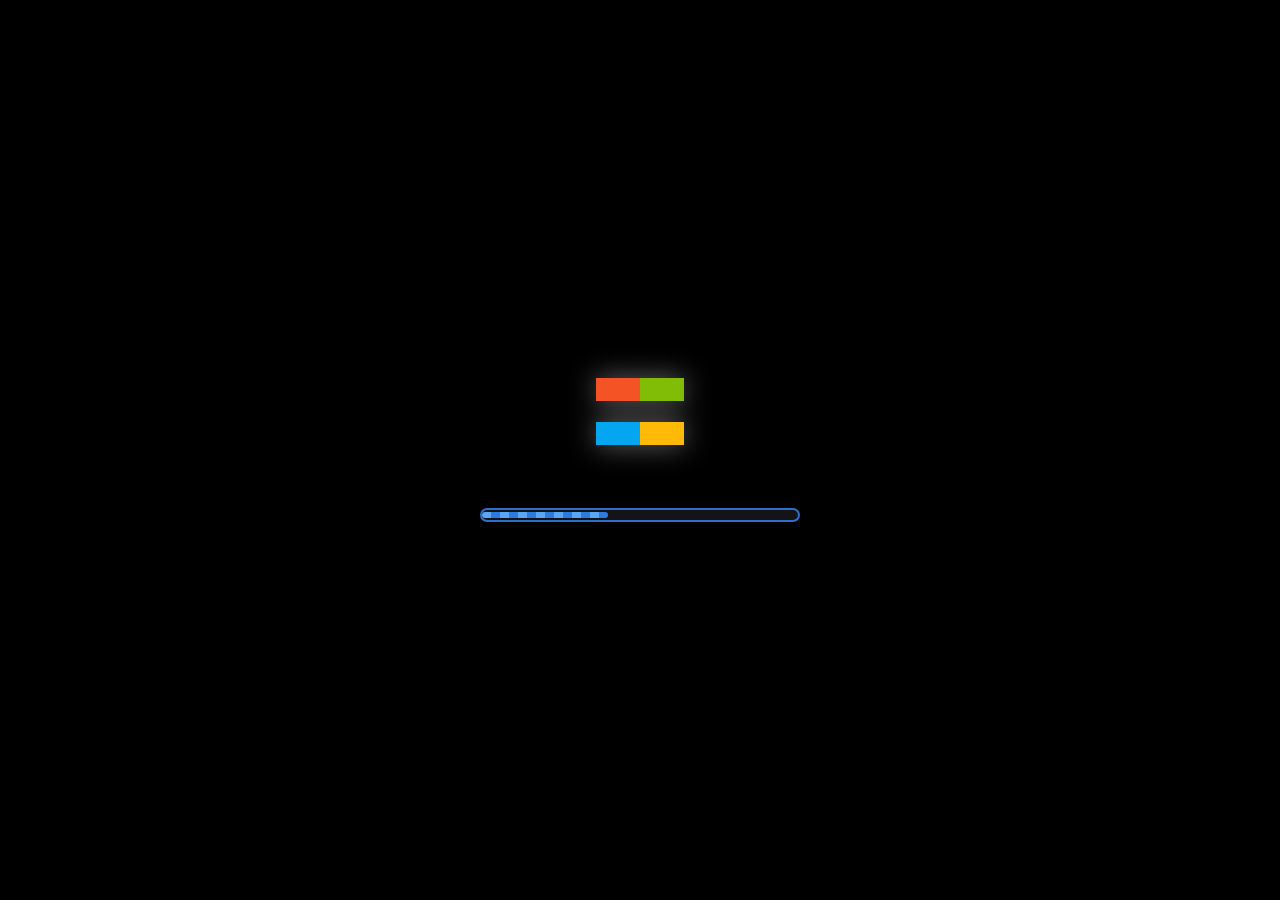
<file: classic.html>
<!DOCTYPE html>
<html lang="en">
<head>
<meta charset="UTF-8">
<meta name="viewport" content="width=device-width, initial-scale=1.0">
<title>Windows XP</title>
<link rel="icon" href="data:image/svg+xml,%3Csvg xmlns='http://www.w3.org/2000/svg' viewBox='0 0 16 16'%3E%3Cpath fill='%23f35325' d='M0 4h7V0H0zM0 12h7V8H0zM8 4h8V0H8zM8 12h8V8H8z'/%3E%3Cpath fill='%2381bc06' d='M0 8h7V4H0zM8 8h8V4H8z'/%3E%3Cpath fill='%2305a6f0' d='M0 16h7V12H0zM8 16h8V12H8z'/%3E%3Cpath fill='%23ffba08' d='M0 12h7V8H0zM8 12h8V8H8z'/%3E%3C/svg%3E">
<link rel="stylesheet" href="static/xp.css?v=2">
</head>
<body class="desktop">

<!-- ===================== WALLPAPER ===================== -->
<div id="bliss" aria-hidden="true"></div>

<!-- ===================== DESKTOP ICONS ===================== -->
<div id="desktop">
  <div class="dicon sel" data-name="My Documents" tabindex="0">
    <span class="di-ic mydocs"></span><span class="di-t">My Documents</span>
  </div>
  <div class="dicon" data-name="My Computer" tabindex="0">
    <span class="di-ic mycomputer"></span><span class="di-t">My Computer</span>
  </div>
  <div class="dicon" data-name="My Network Places" tabindex="0">
    <span class="di-ic netplaces"></span><span class="di-t">My Network Places</span>
  </div>
  <div class="dicon" data-name="Recycle Bin" tabindex="0">
    <span class="di-ic recycle"></span><span class="di-t">Recycle Bin</span>
  </div>
  <div class="dicon" data-name="Internet Explorer" tabindex="0">
    <span class="di-ic ie"></span><span class="di-t">Internet Explorer</span>
  </div>
  <div class="dicon" data-name="Flashcards" tabindex="0">
    <span class="di-ic fc"></span><span class="di-t">Flashcards</span>
  </div>
  <div class="dicon" data-name="Notes" tabindex="0">
    <span class="di-ic notes"></span><span class="di-t">Notes</span>
  </div>
  <div class="dicon" data-name="Chat" tabindex="0">
    <span class="di-ic chat"></span><span class="di-t">Chat</span>
  </div>
  <div class="dicon" data-name="Study Guide" tabindex="0">
    <span class="di-ic guide"></span><span class="di-t">Study Guide</span>
  </div>
</div>

<!-- desktop windows layer -->
<div id="windows-layer"></div>

<!-- desktop marquee / drag box -->
<div id="dragbox"></div>

<!-- ===================== BOOT SCREEN ===================== -->
<div id="boot">
  <div class="boot-logo">
    <svg viewBox="0 0 50 50"><path fill="#f35325" d="M0 13h25V0H0z"/><path fill="#81bc06" d="M25 13h25V0H25z"/><path fill="#05a6f0" d="M0 38h25V25H0z"/><path fill="#ffba08" d="M25 38h25V25H25z"/></svg>
  </div>
  <div class="boot-bar"><i></i></div>
</div>

<!-- ===================== TASKBAR ===================== -->
<div id="taskbar">
  <button id="start-btn">
    <span class="flag"><svg viewBox="0 0 16 16"><path fill="#f35325" d="M0 4h7V0H0zM0 12h7V8H0zM8 4h8V0H8zM8 12h8V8H8z"/><path fill="#81bc06" d="M0 8h7V4H0zM8 8h8V4H8z"/><path fill="#05a6f0" d="M0 16h7V12H0zM8 16h8V12H8z"/><path fill="#ffba08" d="M0 12h7V8H0zM8 12h8V8H8z"/></svg></span>
    <span class="st-label">start</span>
  </button>
  <div class="ql-sep"></div>
  <div id="quicklaunch">
    <button class="ql" data-app="ie" title="Internet Explorer"><span class="di-ic ie sm"></span></button>
    <button class="ql" data-app="notepad" title="Notepad"><span class="di-ic notepad sm"></span></button>
    <button class="ql" data-app="mydocs" title="My Documents"><span class="di-ic mydocs sm"></span></button>
    <button class="ql" data-app="sounds" title="Windows Media Player"><span class="di-ic wmp sm"></span></button>
  </div>
  <div id="taskbtns"></div>
  <div id="tray">
    <button class="tray-item" id="tray-sound" title="Volume">&#128266;</button>
    <button class="tray-item">EN</button>
    <span class="tray-clock" id="tray-clock">1:00 PM</span>
  </div>
</div>

<!-- ===================== START MENU ===================== -->
<div id="start-menu" hidden>
  <div class="sm-head">
    <div class="sm-userbox">
      <div class="sm-avatar">XP</div>
      <div class="sm-user">Administrator</div>
    </div>
    <div class="sm-flag"><svg viewBox="0 0 50 50"><path fill="#f35325" d="M0 13h25V0H0z"/><path fill="#81bc06" d="M25 13h25V0H25z"/><path fill="#05a6f0" d="M0 38h25V25H0z"/><path fill="#ffba08" d="M25 38h25V25H25z"/></svg><span>Windows<span>&nbsp;XP</span></span></div>
  </div>
  <div class="sm-body">
    <div class="sm-links">
      <button class="sm-item" data-app="internet">Internet<br>Internet Explorer</button>
      <button class="sm-item" data-app="email">E-mail<br>Microsoft Outlook</button>
      <button class="sm-item" data-app="mydocs">My Documents</button>
      <button class="sm-item" data-app="mypics">My Pictures</button>
      <button class="sm-item" data-app="mymusic">My Music</button>
      <button class="sm-item" data-app="computer">My Computer</button>
      <button class="sm-item" data-app="notepad">Notepad</button>
      <button class="sm-item" data-app="paint">Paint</button>
      <button class="sm-item" data-app="mediaplayer">Windows Media Player</button>
      <button class="sm-item" data-app="movie">Windows Movie Maker</button>
      <button class="sm-item" data-app="help">Help and Support</button>
      <button class="sm-item" data-app="search">Search</button>
      <button class="sm-item" data-app="run">Run&hellip;</button>
      <button class="sm-item" id="all-programs-btn">All Programs <span class="ap-arrow">&#9656;</span></button>
    </div>
    <div class="sm-foot">
      <button class="sm-logoff">Log Off <span class="lg-arrow">&#9656;</span></button>
      <button class="sm-shutdown" id="sm-shutdown">Turn Off Computer <span class="lg-arrow">&#9656;</span></button>
    </div>
  </div>
  <div id="all-programs" hidden></div>
</div>

<!-- ===================== CONTEXT MENU ===================== -->
<div id="ctxmenu" hidden></div>

<!-- ===================== SHUTDOWN DIALOG ===================== -->
<div id="shutdown" class="modal hidden">
  <div class="modal-frame">
    <div class="titlebar"><span class="wtitle">Turn off computer</span><button class="wctl close" data-act="close">&#10005;</button></div>
    <div class="modal-body">
      <div class="shut-cap">What do you want the computer to do?</div>
      <div class="shut-btns">
        <button class="shut-btn" data-act="standby"><span class="ic">&#8986;</span><span>Stand By</span></button>
        <button class="shut-btn" data-act="restart"><span class="ic">&#128260;</span><span>Restart</span></button>
        <button class="shut-btn" data-act="off"><span class="ic">&#128280;</span><span>Turn Off</span></button>
      </div>
    </div>
  </div>
</div>

<!-- ===================== XP DIALOG (generic) ===================== -->
<div id="xdialog" class="modal hidden">
  <div class="modal-frame small">
    <div class="titlebar"><span class="wtitle" id="xdialog-title">Windows XP</span><button class="wctl close" data-act="close">&#10005;</button></div>
    <div class="modal-body">
      <div class="xmsg" id="xdialog-msg">Welcome to Windows XP.</div>
      <div class="xbtns" id="xdialog-btns"></div>
    </div>
  </div>
</div>

<!-- ===================== CLOCK / CALENDAR ===================== -->
<div id="calpop" hidden>
  <div class="cal-head" id="cal-head">August 2026</div>
  <div id="cal-grid"></div>
  <div class="cal-clock" id="cal-big">1:00:00 PM</div>
</div>

<script src="static/store.js?v=2"></script>
<script src="static/ai.js?v=2"></script>
<script src="static/ingest.js?v=2"></script>
<script src="static/vendor/pdf.min.js?v=2"></script>
<script src="static/vendor/mammoth.browser.min.js?v=2"></script>
<script src="static/vendor/jszip.min.js?v=2"></script>
<script src="static/shell.js?v=2"></script>
<script src="static/flashcards.js?v=2"></script>
<script src="static/paint.js?v=2"></script>
<script src="static/notes.js?v=2"></script>
<script src="static/chat.js?v=2"></script>
<script src="static/guide.js?v=2"></script>
<script src="static/library.js?v=2"></script>
<script src="static/audio.js?v=2"></script>
</body>
</html>
</file>
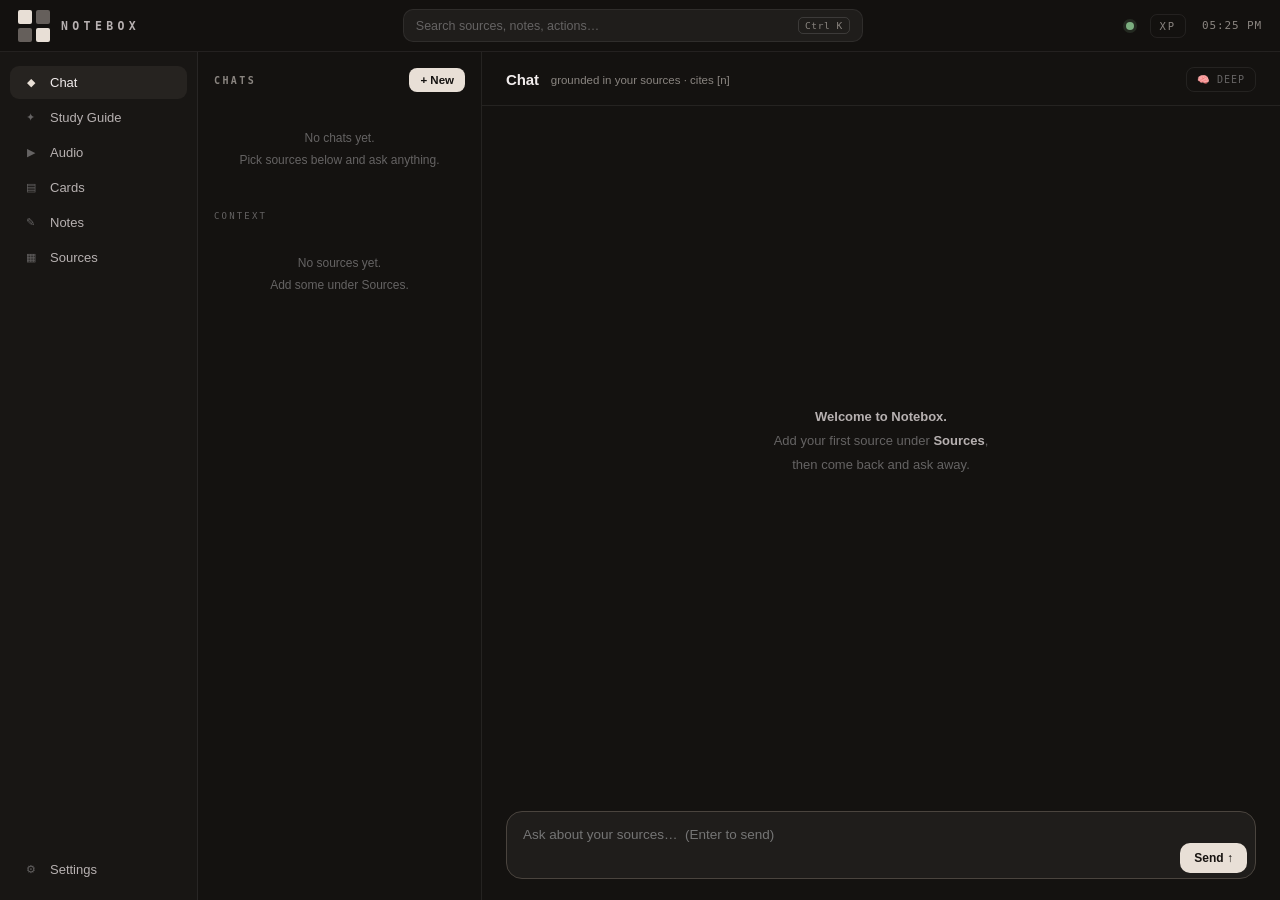
<file: modern.html>
<!DOCTYPE html>
<html lang="en">
<head>
<meta charset="UTF-8">
<meta name="viewport" content="width=device-width, initial-scale=1.0">
<title>Notebox — Modern</title>
<link rel="icon" href="data:image/svg+xml,%3Csvg xmlns='http://www.w3.org/2000/svg' viewBox='0 0 16 16'%3E%3Crect width='7' height='7' fill='%23E8DFD6'/%3E%3Crect x='9' width='7' height='7' fill='%23655F5B'/%3E%3Crect y='9' width='7' height='7' fill='%23655F5B'/%3E%3Crect x='9' y='9' width='7' height='7' fill='%23E8DFD6'/%3E%3C/svg%3E">
<link rel="stylesheet" href="static/modern.css?v=2">
<script>
/* fail LOUD, not black-screen: surface any script/resource error on-page */
window.__nbDiag = { errs: [] };
window.addEventListener("error", function (e) {
  var t = e && e.target;
  if (t && t !== window && (t.src || t.href)) {
    // only care about failed scripts/stylesheets, not favicons/images
    var tag = (t.tagName || "").toLowerCase();
    if (tag !== "script" && !(tag === "link" && /stylesheet/.test(t.rel || ""))) return;
    window.__nbDiag.errs.push("failed to load: " + (t.src || t.href));
  } else if (e && e.message) {
    window.__nbDiag.errs.push(e.message + " @" + (e.lineno || "?"));
  } else { return; }
  showDiag("Notebox hit a problem:\n" + window.__nbDiag.errs.join("\n"));
}, true);
function showDiag(txt) {
  var d = document.getElementById("md-diag");
  if (!d) return;
  d.hidden = false;
  d.textContent = txt;
}
</script>
</head>
<body>

<div id="md-boot">
  <div class="mark"><i></i><i></i><i></i><i></i></div>
  <div class="bar"><i></i></div>
</div>

<div id="md-diag" hidden></div>

<header id="md-top">
  <div class="md-brand"><span class="mark"><i></i><i></i><i></i><i></i></span><span class="md-word">NOTEBOX</span></div>
  <button id="md-search-btn" title="Search (Ctrl+K)"><span>Search sources, notes, actions…</span><kbd>Ctrl K</kbd></button>
  <div class="md-right">
    <span id="md-keydot" class="dot off" title="API key status"></span>
    <a id="md-classic" href="classic.html" title="Switch to Classic XP">XP</a>
    <span id="md-clock" class="mono"></span>
  </div>
</header>

<div id="md-shell">
  <nav id="md-rail">
    <button data-view="chat" class="on"><span class="ic">◆</span>Chat</button>
    <button data-view="guide"><span class="ic">✦</span>Study Guide</button>
    <button data-view="audio"><span class="ic">▶</span>Audio</button>
    <button data-view="cards"><span class="ic">▤</span>Cards</button>
    <button data-view="notes"><span class="ic">✎</span>Notes</button>
    <button data-view="sources"><span class="ic">▦</span>Sources</button>
    <div style="flex:1"></div>
    <button id="md-settings"><span class="ic">⚙</span>Settings</button>
  </nav>
  <aside id="md-list">
    <div id="md-list-head"></div>
    <div id="md-list-body"></div>
  </aside>
  <main id="md-main">
    <div id="md-panel-head"></div>
    <div id="md-panel-body"></div>
  </main>
</div>

<div id="md-overlay" hidden></div>

<script src="static/store.js?v=2"></script>
<script src="static/ai.js?v=2"></script>
<script src="static/ingest.js?v=2"></script>
<script src="static/vendor/pdf.min.js?v=2"></script>
<script src="static/vendor/mammoth.browser.min.js?v=2"></script>
<script src="static/vendor/jszip.min.js?v=2"></script>
<script src="static/modern.js?v=2"></script>
<script>
setTimeout(function () {
  var boot = document.getElementById("md-boot");
  if (boot && !boot.classList.contains("gone")) {
    var nb = window.NB || {};
    showDiag(
      "Modern is stuck starting.\n" +
      "store: " + typeof nb.store + " · ai: " + typeof nb.ai + " · ingest: " + typeof window.NBIngest + "\n" +
      (window.__nbDiag.errs.length ? window.__nbDiag.errs.join("\n") : "no caught errors — try Ctrl+F5")
    );
  }
}, 3000);
</script>
</body>
</html>
</file>
<file: static/xp.css>
/* ============================================================
   Windows XP — Luna Blue look & feel (pure front-end shell)
   ============================================================ */

* { box-sizing: border-box; margin: 0; padding: 0; }

:root {
  --face: #ece9d8;
  --face2: #ece9d8;
  --white: #ffffff;
  --blue-hi: #3a8dff;
  --blue-mid: #1a6ae8;
  --blue-lo: #0a56c4;
  --blue-ghost: #98c9ff;
  --start-hi: #48a83e;
  --start-lo: #1f7c24;
  --ink: #000000;
  --txt: #000000;
  --link: #0000cc;
  --sel-hi: #316ac5;
  --sel-lo: #1e4eac;
}

html, body { height: 100%; overflow: hidden; }

body.desktop {
  font-family: Tahoma, Tahoma, sans-serif;
  font-size: 8pt;
  color: var(--txt);
  background: #3e7ad1;
}

button { font: inherit; }

[hidden] { display: none !important; }

/* ===================== WALLPAPER ===================== */
#bliss {
  position: fixed; inset: 0; z-index: 0;
  background: #5b9bd5 no-repeat center;
  background-image: url("bliss.jpg");
  background-size: 100% 100%;
}
/* subtle desktop sheen so icons read well */
#bliss::after {
  content: ""; position: absolute; inset: 0;
  box-shadow: inset 0 0 120px rgba(0, 20, 60, .25);
  pointer-events: none;
}

/* ===================== DESKTOP DRAG BOX ===================== */
#dragbox {
  position: fixed; z-index: 15; display: none;
  background: rgba(0, 80, 200, 0.12);
  border: 1px solid #3a6ea5;
  outline: 1px solid rgba(255,255,255,.4);
  pointer-events: none;
}
#dragbox.on { display: block; }

/* ===================== DESKTOP ICONS ===================== */
#desktop {
  position: fixed; inset: 0 0 30px 0; z-index: 1;
  padding: 8px 0 0 12px;
  display: flex; flex-direction: column; flex-wrap: wrap;
  align-content: flex-start;
  user-select: none;
}
.dicon {
  width: 78px; margin: 2px 4px; padding: 6px 2px 4px;
  display: flex; flex-direction: column; align-items: center; gap: 3px;
  border: 1px solid transparent; border-radius: 2px;
  cursor: default;
}
.dicon .di-ic {
  width: 34px; height: 34px; display: block;
  background-repeat: no-repeat; background-size: contain; background-position: center;
}
.dicon .di-t {
  font-size: 11px; color: #fff; text-align: center; line-height: 1.15;
  text-shadow: 1px 1px 2px #000, 0 0 2px #000;
  padding: 1px 3px;
}
.dicon.sel { border-color: rgba(49, 106, 197, .85); background: rgba(49, 106, 197, .4); }
.dicon.hover { border-color: rgba(49, 106, 197, .6); background: rgba(49, 106, 197, .25); }
.dicon.sel .di-t, .dicon.hover .di-t { background: rgba(49, 106, 197, .9); }

/* icon art (inline CSS shapes for crisp XP icons) */
.di-ic.folder, .di-ic.mydocs {
  background-image: url("data:image/svg+xml,%3Csvg xmlns='http://www.w3.org/2000/svg' viewBox='0 0 34 34'%3E%3Cpath fill='%23fbd050' stroke='%23c98a00' d='M3 8h11l3 4h14a2 2 0 0 1 2 2v13a2 2 0 0 1-2 2H5a2 2 0 0 1-2-2z'/%3E%3Cpath fill='%23fff' opacity='.55' d='M3 10h31v2H3z'/%3E%3C/svg%3E");
}
.di-ic.mycomputer {
  background-image: url("data:image/svg+xml,%3Csvg xmlns='http://www.w3.org/2000/svg' viewBox='0 0 34 34'%3E%3Crect x='5' y='8' width='24' height='16' rx='1.5' fill='%23cfdfee' stroke='%23333' stroke-width='1.5'/%3E%3Crect x='7' y='10' width='12' height='8' fill='%235086c9'/%3E%3Crect x='3' y='26' width='28' height='4' rx='1' fill='%2399a'/%3E%3Crect x='14' y='24' width='6' height='2' fill='%23333'/%3E%3C/svg%3E");
}
.di-ic.netplaces {
  background-image: url("data:image/svg+xml,%3Csvg xmlns='http://www.w3.org/2000/svg' viewBox='0 0 34 34'%3E%3Ccircle cx='17' cy='17' r='14' fill='%2366a5e0' stroke='%23303'/%3E%3Cpath d='M17 3a23 23 0 0 0 0 28M17 3a23 23 0 0 1 0 28M3 14h28M3 20h28' stroke='%23cdeaff' stroke-width='1.6' fill='none'/%3E%3Ccircle cx='17' cy='17' r='4.5' fill='%23ffd34d' stroke='%23c88b00'/%3E%3C/svg%3E");
}
.di-ic.recycle {
  background-image: url("data:image/svg+xml,%3Csvg xmlns='http://www.w3.org/2000/svg' viewBox='0 0 34 34'%3E%3Cpath d='M10 7h14l8 8v10a6 6 0 0 1-6 6H8a6 6 0 0 1-6-6V15z' fill='%23e6eef5' stroke='%23457' stroke-width='1.6'/%3E%3Cpath d='M19 5h6l8 8h-6z' fill='%23f6fbff' stroke='%23457' stroke-width='1.4'/%3E%3Cpath d='M10 13h14l9 9' stroke='%2389a8c4' stroke-width='3' fill='none'/%3E%3C/svg%3E");
}
.di-ic.ie, .di-ic.ie.sm {
  background-image: url("data:image/svg+xml,%3Csvg xmlns='http://www.w3.org/2000/svg' viewBox='0 0 34 34'%3E%3Ccircle cx='17' cy='17' r='14' fill='%23177ed6'/%3E%3Cellipse cx='17' cy='17' rx='7' ry='14' fill='none' stroke='%23bde6ff' stroke-width='1.8'/%3E%3Cpath d='M4 11h26M4 23h26' stroke='%23e1f4ff' stroke-width='1.8'/%3E%3Ccircle cx='17' cy='17' r='3.6' fill='%23ffe066' stroke='%23c88b00' stroke-width='1.2'/%3E%3C/svg%3E");
}
.di-ic.notepad, .di-ic.notepad.sm {
  background-image: url("data:image/svg+xml,%3Csvg xmlns='http://www.w3.org/2000/svg' viewBox='0 0 34 34'%3E%3Cpath d='M9 5h12l6 6v17a3 3 0 0 1-3 3H9a3 3 0 0 1-3-3V8a3 3 0 0 1 3-3z' fill='%23f7fafe' stroke='%239aa' stroke-width='1.5'/%3E%3Cpath d='M21 5l6 6h-6z' fill='%23e9f1fb' stroke='%239ab' stroke-width='.8'/%3E%3Cpath d='M11 17h12M11 21h12M11 25h8' stroke='%23b0bad0' stroke-width='2'/%3E%3C/svg%3E");
}
.di-ic.wmp, .di-ic.wmp.sm {
  background-image: url("data:image/svg+xml,%3Csvg xmlns='http://www.w3.org/2000/svg' viewBox='0 0 34 34'%3E%3Crect x='4' y='7' width='26' height='20' rx='2.5' fill='%23112233' stroke='%23112233'/%3E%3Cellipse cx='13' cy='17' rx='4' ry='4' fill='%232fa0e8'/%3E%3Cpath d='M16 14l9-2v10l-9-2z' fill='%23d3ecff'/%3E%3C/svg%3E");
}
.di-ic.paint {
  background-image: url("data:image/svg+xml,%3Csvg xmlns='http://www.w3.org/2000/svg' viewBox='0 0 34 34'%3E%3Ccircle cx='17' cy='17' r='13' fill='%23dce8fb' stroke='%23467890' stroke-width='2'/%3E%3Cpath d='M12 17l0-6M20 12l-3 5' stroke='%23c33' stroke-width='2'/%3E%3C/svg%3E");
}
.di-ic.search {
  background-image: url("data:image/svg+xml,%3Csvg xmlns='http://www.w3.org/2000/svg' viewBox='0 0 34 34'%3E%3Ccircle cx='14' cy='14' r='9' fill='%23cfe6ff' stroke='%23346880' stroke-width='2'/%3E%3Cpath d='M21 21l8 8' stroke='%233489' stroke-width='4'/%3E%3C/svg%3E");
}
.di-ic.fc {
  background-image: url("data:image/svg+xml,%3Csvg xmlns='http://www.w3.org/2000/svg' viewBox='0 0 34 34'%3E%3Cpath fill='%23fff3c4' stroke='%23b58a2a' stroke-width='1.4' d='M6 5h22a2 2 0 0 1 2 2v20a2 2 0 0 1-2 2H6a2 2 0 0 1-2-2V7a2 2 0 0 1 2-2z'/%3E%3Cpath stroke='%235678' stroke-width='1.6' fill='none' d='M10 11h14M10 15h14M10 19h9'/%3E%3Crect x='13' y='22' width='8' height='8' rx='1.5' fill='%232a6fd6' stroke='%231a4a9a'/%3E%3C/svg%3E");
}
.di-ic.notes {
  background-image: url("data:image/svg+xml,%3Csvg xmlns='http://www.w3.org/2000/svg' viewBox='0 0 34 34'%3E%3Crect x='6' y='3' width='22' height='28' rx='2' fill='%23fff7e6' stroke='%23c9a86a' stroke-width='1.6'/%3E%3Crect x='6' y='3' width='22' height='6' rx='2' fill='%23ffe1a8'/%3E%3Cpath d='M10 14h14M10 19h14M10 24h9' stroke='%23c9a86a' stroke-width='1.4'/%3E%3Ccircle cx='26' cy='25' r='4' fill='%23ffd86b' stroke='%23c9a86a'/%3E%3C/svg%3E");
}
.di-ic.sources {
  background-image: url("data:image/svg+xml,%3Csvg xmlns='http://www.w3.org/2000/svg' viewBox='0 0 34 34'%3E%3Cpath d='M7 6h6l2 3h12a2 2 0 0 1 2 2v15a2 2 0 0 1-2 2H7a2 2 0 0 1-2-2V8a2 2 0 0 1 2-2z' fill='%23fbd050' stroke='%23c98a00' stroke-width='1.6'/%3E%3Cpath d='M9 14h16M9 18h16M9 22h10' stroke='%23c98a00' stroke-width='1.4'/%3E%3C/svg%3E");
}
.di-ic.audio {
  background-image: url("data:image/svg+xml,%3Csvg xmlns='http://www.w3.org/2000/svg' viewBox='0 0 34 34'%3E%3Crect x='5' y='5' width='24' height='24' rx='3' fill='%23fff7e6' stroke='%23c9a86a' stroke-width='1.6'/%3E%3Cpath d='M11 20v-6M15 22v-10M19 21v-8M23 19v-4' stroke='%232a6fd6' stroke-width='2' stroke-linecap='round'/%3E%3C/svg%3E");
}

/* ===================== BOOT SCREEN ===================== */
#boot {
  position: fixed; inset: 0; z-index: 1000;
  background: #000;
  display: flex; flex-direction: column; align-items: center; justify-content: center; gap: 40px;
  transition: opacity .7s;
}
#boot.gone { opacity: 0; pointer-events: none; }
.boot-logo svg { width: 88px; height: 88px; filter: drop-shadow(0 0 14px rgba(255,255,255,.4)); }
.boot-bar {
  width: 320px; height: 14px; border: 2px solid #2c6fd0; border-radius: 8px;
  background: rgba(255,255,255,.08); overflow: hidden; position: relative;
}
.boot-bar i {
  position: absolute; top: 2px; bottom: 2px; left: 0; width: 40%;
  border-radius: 5px;
  background: repeating-linear-gradient(90deg, #5aa6f5 0 9px, #2c7be0 9px 18px);
  animation: bootmove 1.3s linear infinite;
}
@keyframes bootmove { 0% { left: -45%; } 100% { left: 105%; } }

/* ===================== WINDOWS ===================== */
#windows-layer { position: fixed; inset: 0 0 30px 0; z-index: 10; pointer-events: none; }
#windows-layer > .win { pointer-events: auto; }

.win {
  position: absolute;
  min-width: 280px; min-height: 160px;
  background: var(--face);
  border: 1px solid #0a3690;
  box-shadow: inset 1px 1px 0 #fff, inset -1px -1px 0 #000,
              inset 2px 2px 0 #f2f2f2, inset -2px -2px 0 #404040,
              4px 4px 14px rgba(0,0,0,.55);
  display: flex; flex-direction: column;
  user-select: none;
}
.win.maximized { inset: 0 !important; width: 100% !important; height: 100% !important; }
.win.minimized { display: none; }
.win.focus { z-index: 50; }

.win > .titlebar {
  height: 28px; flex: 0 0 28px;
  display: flex; align-items: center; gap: 6px;
  padding: 0 3px 0 5px;
  background: linear-gradient(180deg, #2b7df0 0%, #1a62d8 50%, #0a48b0 100%);
  position: relative;
}
.win:not(.focus) > .titlebar {
  background: linear-gradient(180deg, #d5dff0, #a9b8d8);
}
.win > .titlebar::before {
  content: ""; position: absolute; left: 1px; right: 1px; top: 1px; height: 9px;
  background: linear-gradient(180deg, rgba(255,255,255,.45), rgba(255,255,255,0));
  border-radius: 1px; pointer-events: none;
}
.win > .titlebar .wicon { width: 18px; height: 18px; flex: 0 0 18px; }
.win > .titlebar .wtitle {
  flex: 1; font-size: 12px; font-weight: bold; color: #fff;
  text-shadow: 1px 1px 2px rgba(0,0,0,.5); white-space: nowrap; overflow: hidden; text-overflow: ellipsis;
}
.win:not(.focus) > .titlebar .wtitle { color: #33475c; text-shadow: 1px 1px 0 #e8eef8; }

.winctl { display: flex; gap: 2px; align-items: center; }
.wctl {
  width: 21px; height: 20px; border: 0; border-radius: 3px; cursor: default;
  font-size: 11px; line-height: 1; color: #00263f;
  background: linear-gradient(180deg, #ffffff, #dbe7f6);
  box-shadow: inset 1px 1px 0 #fff, inset -1px -1px 0 #5f7fa8;
}
.wctl:hover { background: linear-gradient(180deg, #ffffff, #cfe2ff); }
.wctl:active { box-shadow: inset 1px 1px 0 #5f7fa8, inset -1px -1px 0 #fff; }
.wctl.close { background: linear-gradient(180deg, #fbb3a8, #ea3c1c); color: #fff; font-weight: bold; }
.wctl.close:hover { background: linear-gradient(180deg, #ffcdc4, #ff5a3c); }

/* window chrome: menu / toolbar / status */
.win .menubar {
  flex: 0 0 26px; display: flex; align-items: center; gap: 1px;
  background: var(--face); border-bottom: 1px solid #c9c7b8; padding: 0 4px;
}
.win .menubar .mbtn {
  border: 0; background: transparent; padding: 4px 9px; font-size: 11px; border-radius: 2px; cursor: default;
}
.win .menubar .mbtn:hover { background: linear-gradient(180deg, #3a8dff, #1a6ae8); color: #fff; }
.win .menubar .mbtn.open { background: linear-gradient(180deg, #3a8dff, #1a6ae8); color: #fff; }
.win .toolbar {
  flex: 0 0 46px; display: flex; align-items: center; gap: 3px;
  background: linear-gradient(180deg, #fff, #eceadf); border-bottom: 1px solid #c9c7b8; padding: 0 6px;
}
.win .toolbar .tlbtn {
  width: 30px; height: 28px; border: 0; background: transparent; border-radius: 3px; cursor: default;
  display: flex; align-items: center; justify-content: center; font-size: 15px;
}
.win .toolbar .tlbtn:hover { background: linear-gradient(180deg, #fff, #e6eefb); box-shadow: inset 0 0 0 1px #bcd3f2; }
.win .toolbar .tlsep { width: 1px; height: 20px; margin: 0 5px; background: #b9b7a8; border-right: 1px solid #fff; }
.win .addressbar {
  flex: 0 0 26px; display: flex; align-items: center; gap: 5px;
  background: var(--face); border-bottom: 1px solid #c9c7b8; padding: 0 8px; font-size: 11px;
}
.win .addressbar .ablbl { color: #000; font-weight: normal; }
.win .addressbar .abadr {
  flex: 1; display: flex; align-items: center; gap: 5px;
  background: #fff; border: 1px solid #8a8a8a; height: 18px; padding: 0 6px; font-size: 11px;
  box-shadow: inset 1px 1px 2px rgba(0,0,0,.15);
}
.win .statusbar {
  flex: 0 0 24px; display: flex; align-items: center; gap: 2px;
  background: var(--face); border-top: 1px solid #c9c7b8; padding: 2px;
}
.win .statusbar > div {
  flex: 1; height: 18px; line-height: 18px; padding: 0 8px; font-size: 11px;
  background: #fff; border: 1px solid #b0b0b0; box-shadow: inset 1px 1px 1px rgba(0,0,0,.12);
  overflow: hidden; white-space: nowrap; text-overflow: ellipsis;
}
.win .wb { flex: 1 1 auto; min-height: 0; position: relative; display: flex; flex-direction: column; background: var(--white); overflow: hidden; }

/* ===================== TASKBAR ===================== */
#taskbar {
  position: fixed; left: 0; right: 0; bottom: 0; height: 30px; z-index: 300;
  display: flex; align-items: center; gap: 4px; padding: 0 4px;
  background: linear-gradient(180deg, #2a5fc0 0%, #4a8ce8 4%, #2f66c9 40%, #2351ad 100%);
  box-shadow: inset 0 1px 0 #8ab0f0, 0 -1px 2px rgba(0,0,0,.4);
}
#start-btn {
  height: 24px; display: flex; align-items: center; gap: 5px; flex: 0 0 auto;
  padding: 0 12px 0 8px; border: 0; border-radius: 0 12px 12px 0; cursor: default;
  background: linear-gradient(180deg, #5cb65e 0%, #399a3d 10%, #2c8b30 45%, #1f7624 100%);
  box-shadow: inset 1px 1px 0 #a3e0a5, inset -1px -1px 0 #145417;
  color: #fff; font-weight: bold; font-size: 13px; text-shadow: 1px 1px 1px rgba(0,0,0,.6);
}
#start-btn .flag svg { width: 22px; height: 22px; }
#start-btn.pressed { box-shadow: inset 1px 1px 2px rgba(0,0,0,.6); }

.ql-sep { width: 2px; height: 22px; margin: 0 2px; background: rgba(255,255,255,.25);
  border-left: 1px solid rgba(0,0,0,.3); }
#quicklaunch { display: flex; align-items: center; gap: 2px; flex: 0 0 auto; }
.ql { width: 24px; height: 24px; border: 0; background: transparent; border-radius: 3px; cursor: default;
  display: flex; align-items: center; justify-content: center; }
.ql .di-ic { width: 20px; height: 20px; }
.ql:hover { background: rgba(255,255,255,.2); }
.ql:active { background: rgba(255,255,255,.35); }

#taskbtns { flex: 1; display: flex; align-items: center; gap: 3px; overflow: hidden; padding: 2px 0; }
.tbtn {
  flex: 1 1 0; min-width: 0; max-width: 180px; height: 24px;
  display: flex; align-items: center; gap: 6px; padding: 0 8px;
  border: 0; border-radius: 3px; cursor: default;
  background: linear-gradient(180deg, #5a96ee 0%, #2f6ccb 45%, #2458b4 100%);
  box-shadow: inset 1px 1px 0 #7fb2f5, inset -1px -1px 0 #143a80;
  color: #fff; font-size: 11px; text-shadow: 1px 1px 1px rgba(0,0,0,.6);
  overflow: hidden; white-space: nowrap; text-overflow: ellipsis;
}
.tbtn .ticon { flex: 0 0 16px; width: 16px; height: 16px; display: inline-block;
  background-size: contain; background-repeat: no-repeat; background-position: center; }
.tbtn.act { box-shadow: inset 1px 1px 2px rgba(0,0,0,.7), 0 0 0 1px rgba(0,0,0,.4);
  background: linear-gradient(180deg, #2457ad 0%, #1d4894 45%, #173d7d 100%); }
.tbtn:hover { filter: brightness(1.1); }

#tray {
  flex: 0 0 auto; display: flex; align-items: center; gap: 2px; height: 24px;
  padding: 0 6px; margin-right: 2px;
  background: linear-gradient(180deg, #4d8dec, #2c63c2); border-radius: 2px;
  box-shadow: inset 1px 1px 0 #7fb2f5, inset -1px -1px 0 #143a80;
  color: #fff; font-size: 11px;
}
.tray-item { border: 0; background: transparent; color: #fff; padding: 0 3px; cursor: default; font-size: 11px; height: 20px; }
.tray-item:hover { background: rgba(255,255,255,.2); border-radius: 2px; }
.tray-clock { padding: 0 3px; cursor: default; }

/* ===================== START MENU ===================== */
#start-menu {
  position: fixed; left: 2px; bottom: 32px; z-index: 400; width: 392px; height: 415px;
  background: var(--white);
  border-radius: 8px 8px 0 0;
  box-shadow: inset 1px 1px 0 #fff, inset -1px -1px 0 #808080,
              inset 2px 2px 0 #fff, inset -2px -2px 0 #fff,
              0 -1px 6px rgba(0,0,0,.5), 4px 4px 16px rgba(0,0,0,.6);
  display: flex; flex-direction: column; overflow: hidden;
}
.sm-head {
  flex: 0 0 62px; display: flex; align-items: center; justify-content: space-between;
  padding: 0 14px;
  background: linear-gradient(180deg, #1e5fd0 0%, #2a6fd8 50%, #1c55b8 100%);
}
.sm-userbox { display: flex; align-items: center; gap: 8px; }
.sm-avatar {
  width: 42px; height: 42px; border-radius: 50%;
  background: radial-gradient(circle at 35% 30%, #aee0ff, #4a9be8 60%, #1b5fae);
  border: 2px solid #fff; box-shadow: 0 1px 3px rgba(0,0,0,.5);
  color: #fff; font-weight: bold; font-size: 16px; text-align: center; line-height: 38px;
}
.sm-user { color: #fff; font-size: 14px; font-weight: bold; text-shadow: 1px 1px 2px rgba(0,0,0,.7); }
.sm-flag { display: flex; align-items: center; gap: 8px; }
.sm-flag svg { width: 40px; height: 40px; filter: drop-shadow(0 1px 2px rgba(0,0,0,.6)); }
.sm-flag span { color: #fff; font-size: 15px; font-weight: bold; text-shadow: 1px 1px 2px rgba(0,0,0,.7); }

.sm-body { flex: 1; display: flex; flex-direction: column; min-height: 0; }
.sm-links {
  flex: 1; overflow-y: auto; padding: 4px 3px;
  display: flex; flex-direction: column;
  border-bottom: 1px solid #dcdcdc;
}
.sm-item {
  border: 0; background: transparent; text-align: left; cursor: default;
  font-size: 11px; color: #000; padding: 5px 22px 5px 12px;
  border-radius: 3px; line-height: 1.35;
}
.sm-item:hover { background: linear-gradient(180deg, #3a8dff, #1a6ae8); color: #fff; }
.sm-item#all-programs-btn { display: flex; align-items: center; justify-content: space-between;
  font-weight: bold; padding-right: 10px; }
.sm-item .ap-arrow { font-size: 10px; }
.sm-foot { flex: 0 0 56px; display: flex; align-items: center; justify-content: flex-end; gap: 14px;
  padding: 10px 14px; position: relative; }
.sm-foot::before { content: ""; position: absolute; inset: 0; background: linear-gradient(90deg, #cfe0f5, #ffffff 60%); }
.sm-logoff, .sm-shutdown {
  position: relative; z-index: 1; border: 0; background: transparent; cursor: default;
  font-size: 11px; color: #000; display: flex; align-items: center; gap: 6px; padding: 6px 8px;
  border-radius: 3px;
}
.sm-logoff:hover, .sm-shutdown:hover { background: #dfe9f7; }
.sm-logoff .lg-arrow, .sm-shutdown .lg-arrow { font-size: 14px; font-weight: bold; color: #2a7f3a; }

/* All Programs flyout */
#all-programs {
  position: absolute; left: 390px; bottom: 50px; z-index: 410; width: 230px;
  background: #fff; border-radius: 6px;
  box-shadow: inset 1px 1px 0 #fff, inset -1px -1px 0 #808080,
              inset 2px 2px 0 #fff, inset -2px -2px 0 #c0c0c0,
              4px 4px 14px rgba(0,0,0,.5);
  padding: 4px; max-height: 340px; overflow-y: auto; display: flex; flex-direction: column;
}
#all-programs .sm-item { padding: 4px 14px 4px 10px; }

/* ===================== CONTEXT MENU ===================== */
#ctxmenu {
  position: fixed; z-index: 500; min-width: 180px;
  background: #f0f0f0; padding: 2px;
  box-shadow: inset 1px 1px 0 #fff, inset -1px -1px 0 #7d7d7d,
              inset 2px 2px 0 #fff, inset -2px -2px 0 #c0c0c0;
}
.cm-item {
  display: flex; align-items: center; gap: 8px; padding: 5px 12px 5px 8px;
  font-size: 11px; border-radius: 2px; cursor: default; color: #000;
}
.cm-item .cm-ic { width: 18px; text-align: center; font-size: 13px; }
.cm-item:hover { background: linear-gradient(180deg, #3a8dff, #1a6ae8); color: #fff; }
.cm-item.disabled { color: #9a9a9a; }
.cm-item.disabled:hover { background: transparent; color: #9a9a9a; }
.cm-sep { height: 0; margin: 3px 4px; border-top: 1px solid #b8b8b8; border-bottom: 1px solid #fff; }

/* ===================== MODALS ===================== */
.modal {
  position: fixed; inset: 0; z-index: 600; background: rgba(0,0,0,.35);
  display: flex; align-items: center; justify-content: center; user-select: none;
}
.modal-frame {
  min-width: 300px; max-width: 420px;
  background: var(--face); border-radius: 3px;
  box-shadow: inset 1px 1px 0 #fff, inset -1px -1px 0 #000,
              inset 2px 2px 0 #f2f2f2, inset -2px -2px 0 #404040,
              4px 4px 16px rgba(0,0,0,.6);
  overflow: hidden; display: flex; flex-direction: column;
}
.modal-frame.small { max-width: 340px; }
.modal-frame .titlebar {
  height: 28px; flex: 0 0 28px; display: flex; align-items: center; gap: 4px; padding: 0 3px 0 8px;
  background: linear-gradient(180deg, #2b7df0 0%, #1a62d8 50%, #0a48b0 100%);
}
.modal-frame .titlebar .wtitle { flex: 1; color: #fff; font-weight: bold; font-size: 12px; text-shadow: 1px 1px 2px rgba(0,0,0,.5); }
.modal-body { padding: 20px 22px; display: flex; flex-direction: column; gap: 18px; align-items: center; }

.shut-cap { font-size: 12px; }
.shut-btns { display: flex; gap: 26px; padding: 6px 0; }
.shut-btn {
  width: 82px; border: 0; background: transparent; cursor: default; text-align: center;
  display: flex; flex-direction: column; align-items: center; gap: 8px; font-size: 11px; color: #000;
  padding: 6px 4px; border-radius: 4px;
}
.shut-btn .ic { font-size: 26px; }
.shut-btn:hover { background: #dce8f7; }

.xmsg { display: flex; align-items: center; gap: 14px; font-size: 12px; line-height: 1.5; max-width: 320px; }
.xmsg .x-ic { font-size: 34px; }
.xbtns { display: flex; gap: 10px; justify-content: center; }

/* beveled buttons */
.bv {
  padding: 5px 18px; background: linear-gradient(180deg, #fdfdfd, #ecebe5);
  border: 0; border-radius: 3px; cursor: default; font-size: 11px; color: #000;
  box-shadow: inset 1px 1px 0 #fff, inset -1px -1px 0 #8b8b85,
              inset 2px 2px 0 #fff, inset -2px -2px 0 #b0b0aa;
}
.bv:hover { background: linear-gradient(180deg, #ffffff, #f4f3ec); }
.bv:active { box-shadow: inset 1px 1px 2px #8b8b85; background: #eceae3; }
.bv:focus { outline: 1px dotted #000; outline-offset: -3px; }

/* ===================== CLOCK POPUP ===================== */
#calpop {
  position: fixed; right: 3px; bottom: 32px; z-index: 500; width: 220px;
  background: #f5f5f5; border-radius: 6px;
  box-shadow: inset 1px 1px 0 #fff, inset -1px -1px 0 #808080,
              inset 2px 2px 0 #fff, inset -2px -2px 0 #c0c0c0,
              3px 3px 12px rgba(0,0,0,.5);
  padding: 10px; user-select: none;
}
.cal-head { text-align: center; font-weight: bold; font-size: 12px; margin-bottom: 6px; }
#cal-grid { display: grid; grid-template-columns: repeat(7, 1fr); gap: 1px; text-align: center; font-size: 11px; }
#cal-grid .dow { color: #666; font-weight: bold; }
#cal-grid .day { padding: 2px; border-radius: 2px; }
#cal-grid .day.today { background: #3a8dff; color: #fff; font-weight: bold; }
.cal-clock { text-align: center; font-size: 20px; font-weight: bold; margin-top: 8px; }

/* ===================== FLASHCARDS APP ===================== */
.fc-root { height: 100%; display: flex; flex-direction: column; background: #ece9d8; font-size: 12px; }
.fc-toolbar {
  display: flex; align-items: center; gap: 6px; padding: 4px 6px;
  background: linear-gradient(180deg, #eaf2fb, #d6e4f3); border-bottom: 1px solid #b8c7d9;
}
.fc-body { flex: 1; overflow: auto; padding: 8px; }
.fc-panel { display: flex; flex-wrap: wrap; gap: 8px; }
.fc-deck {
  width: 210px; background: #fff; border: 1px solid #bdcd; border-radius: 4px;
  padding: 8px 10px; cursor: pointer; user-select: none;
  box-shadow: inset 1px 1px 0 #fff, inset -1px -1px 0 #808080;
}
.fc-deck.sel { border-color: #3a6ea5; outline: 1px solid #7ab4ff; }
.fc-deck:hover { background: #f4f8ff; }
.fc-deck-name { font-weight: bold; margin-bottom: 3px; }
.fc-deck-meta { color: #666; font-size: 11px; }
.fc-hint { color: #888; font-size: 11px; margin-top: 10px; }
.fc-empty { color: #777; font-size: 12px; line-height: 1.7; padding: 20px; text-align: center; }
.fc-col { display: flex; flex-direction: column; }
.fc-stats { display: flex; gap: 6px; margin-bottom: 8px; flex-wrap: wrap; }
.fc-stat { background: #fff; border: 1px solid #b8c7d9; border-radius: 3px; padding: 4px 10px; text-align: center; font-size: 11px; color: #555; }
.fc-stat b { display: block; font-size: 16px; color: #1b4f98; }
.fc-cardlist { overflow: auto; border: 1px solid #b8c7d9; background: #fff; border-radius: 3px; }
.fc-crow { display: flex; align-items: center; gap: 8px; padding: 4px 8px; border-bottom: 1px solid #eee; }
.fc-crow:last-child { border-bottom: 0; }
.fc-ctype {
  font-size: 9px; padding: 1px 5px; border-radius: 2px; background: #dde9f7; color: #1b4f98;
  text-transform: uppercase; letter-spacing: .5px; white-space: nowrap; flex: 0 0 auto;
}
.fc-cfront { flex: 1; overflow: hidden; text-overflow: ellipsis; white-space: nowrap; }
.fc-cdue { color: #999; font-size: 11px; flex: 0 0 auto; }
.fc-input { font: 11px Tahoma, sans-serif; padding: 4px 6px; background: #fff; border: 1px solid #7f9db9; border-radius: 2px; }
.fc-srcbar { display: flex; gap: 6px; margin: 6px 0; }
.fc-srclist { display: flex; flex-direction: column; gap: 4px; max-height: 150px; overflow: auto; margin-bottom: 8px; }
.fc-srcrow { display: flex; align-items: center; gap: 8px; background: #fff; border: 1px solid #d0d8e2; padding: 3px 8px; border-radius: 3px; }
.fc-x { border: 0; background: transparent; color: #c33; font-size: 15px; cursor: default; padding: 0 2px; }
.fc-x:hover { color: #900; }
.fc-footer { display: flex; align-items: center; gap: 8px; }
.fc-progress { height: 12px; background: #fff; border: 1px solid #9db3cf; border-radius: 6px; overflow: hidden; margin-bottom: 10px; }
.fc-progress i { display: block; height: 100%; background: linear-gradient(90deg, #2a6fd6, #7ab4ff); }
.fc-stage {
  flex: 1; display: flex; flex-direction: column; align-items: center; justify-content: center; gap: 12px;
  background: #fff; border: 1px solid #b8c7d9; border-radius: 6px; padding: 20px; text-align: center;
  box-shadow: inset 1px 1px 0 #fff, inset -1px -1px 0 #b0b0aa;
}
.fc-ctype.tag { align-self: center; font-size: 10px; }
.fc-question { font-size: 17px; font-weight: bold; color: #0d2e5e; max-width: 560px; }
.fc-flipbtn { color: #1b4f98; font-size: 11px; border-bottom: 1px dotted #7ab4ff; cursor: default; padding: 2px; }
.fc-flipbtn:active { color: #0a56c4; }
.fc-answer { display: flex; flex-direction: column; gap: 8px; max-width: 560px; }
.fc-ans-text { font-size: 13px; color: #222; line-height: 1.6; }
.fc-snippet { font-size: 11px; color: #777; font-style: italic; border-left: 3px solid #b8c7d9; padding-left: 8px; text-align: left; }
.fc-grade { display: flex; gap: 8px; justify-content: center; padding: 10px 0; }
.fc-grade .bv { min-width: 90px; }
.fc-center { display: flex; flex-direction: column; align-items: center; justify-content: center; gap: 8px; }
.fc-done { font-size: 48px; }
.hidden { display: none !important; }
.fc-ctype.term, .fc-ctype.definition { background: #ffe9c8; color: #9a5a00; }
.fc-ctype.formula { background: #dff0df; color: #176b17; }
.fc-ctype.process, .fc-ctype.sequence { background: #ddf0fa; color: #13639a; }
.fc-ctype.comparison { background: #e5ddf7; color: #5a3a9a; }
.fc-ctype.cause-effect { background: #f7dce8; color: #9a2a5a; }
.fc-ctype.pdf { background: #f0dcdc; }
.fc-ctype.docx { background: #dcdcf0; }
.fc-ctype.text { background: #ddeee0; }
.fc-ctype.md { background: #e8e2cf; }

/* ===================== PAINT APP ===================== */
.pt-app { height: 100%; display: flex; flex-direction: column; background: #d4d0c8; }
.pt-tools {
  display: flex; flex-direction: column; gap: 4px; padding: 4px;
  background: linear-gradient(180deg, #eae7e0, #d9d5cd); border-right: 1px solid #b0aca3;
  position: absolute; left: 0; top: 0; bottom: 0; width: 48px; z-index: 2;
}
.pt-tool {
  width: 38px; height: 36px; font-size: 17px; background: #ece9e2; border: 1px solid #b0aca3;
  border-radius: 3px; cursor: default; display: flex; align-items: center; justify-content: center;
}
.pt-tool.sel { background: #fff; border-color: #7a6; box-shadow: inset 0 0 0 1px #80b060, 1px 1px 3px rgba(0,0,0,.2); }
.pt-tool:hover { background: #f8f6f1; }
.pt-mid { flex: 1; display: flex; align-items: center; justify-content: center; position: relative; margin-left: 48px; padding: 10px; }
.pt-canvaswrap {
  background: #fff; border: 1px solid #8c8880; box-shadow: 2px 2px 6px rgba(0,0,0,.35);
  image-rendering: auto;
}
#pt-canvas { display: block; max-width: 100%; max-height: 100%; background: #fff; cursor: crosshair; touch-action: none; }
.pt-palette {
  display: flex; align-items: center; gap: 10px; padding: 4px 8px;
  background: linear-gradient(180deg, #eae7e0, #d9d5cd); border-top: 1px solid #b0aca3;
  margin-left: 48px;
}
.pt-cur { display: flex; align-items: center; gap: 8px; }
.pt-swatch { position: relative; width: 34px; height: 26px; border: 1px solid #6a6; box-shadow: 1px 1px 2px rgba(0,0,0,.4); }
.pt-fg { position: absolute; left: 0; top: 0; width: 20px; height: 20px; border: 1px solid #333; z-index: 2; }
.pt-bg { position: absolute; right: 0; bottom: 0; width: 20px; height: 20px; border: 1px solid #555; }
.pt-curinfo { display: flex; flex-direction: column; font-size: 10px; color: #333; line-height: 1.5; }
.pt-colors { display: flex; flex-wrap: wrap; gap: 2px; max-width: 460px; }
.pt-color { width: 16px; height: 16px; border: 1px solid #666; cursor: default; }
.pt-color.fg { outline: 2px solid #000; outline-offset: 1px; }
.pt-color.bg { outline: 2px dotted #fff; outline-offset: 1px; }

/* ===================== COZY NOTES APP ===================== */
.nt-app { height: 100%; display: flex; overflow: hidden; background: #fbf3e2; }
.nt-side {
  width: 210px; flex: 0 0 210px; background: #efe6d2;
  border-right: 1px solid #c9b48a; display: flex; flex-direction: column;
}
.nt-side-head { padding: 8px; border-bottom: 1px solid #e0d3b4; }
.nt-side-head .bv { width: 100%; }
.nt-list { flex: 1; overflow: auto; }
.nt-li { padding: 8px 10px; border-bottom: 1px solid #e0d3b4; cursor: default; }
.nt-li:hover { background: #f6ecd6; }
.nt-li.sel { background: #fff3cf; box-shadow: inset 3px 0 0 #ffb33a; }
.nt-li-t { font-weight: bold; font-size: 12px; color: #5a4326; white-space: nowrap; overflow: hidden; text-overflow: ellipsis; }
.nt-li-p { font-size: 11px; color: #8a7752; margin-top: 2px; white-space: nowrap; overflow: hidden; text-overflow: ellipsis; }
.nt-li-d { font-size: 10px; color: #a8976f; margin-top: 3px; }
.nt-empty { padding: 18px 12px; font-size: 11px; color: #9a8a66; text-align: center; line-height: 1.6; }

.nt-main { flex: 1; display: flex; flex-direction: column; min-width: 0; }
.nt-titlebar { padding: 8px 14px 4px; }
.nt-title {
  width: 100%; border: none; background: transparent; outline: none;
  font: bold 17px Georgia, "Times New Roman", serif; color: #4a3a22;
}
.nt-title::placeholder { color: #c4b48f; }

.nt-toolbar {
  display: flex; flex-wrap: wrap; gap: 4px; align-items: center;
  padding: 6px 10px; background: linear-gradient(180deg, #efe6d2, #e3d6ba);
  border-top: 1px solid #c9b48a; border-bottom: 1px solid #c9b48a;
}
.nt-tb {
  min-width: 28px; height: 26px; padding: 0 7px; font-size: 12px;
  background: #fff8ea; border: 1px solid #c2ab7d; border-radius: 3px; cursor: default;
  display: inline-flex; align-items: center; justify-content: center;
}
.nt-tb:hover { background: #fff; box-shadow: 0 1px 2px rgba(0,0,0,.12); }
.nt-tb:active { background: #ffeec4; }
.nt-annotate { background: #ffe9b0; font-weight: bold; }
.nt-annotate:hover { background: #ffe09a; }
.nt-sep { width: 1px; height: 20px; background: #c9b48a; margin: 0 3px; }
.nt-lbl { font-size: 10px; color: #8a7752; margin: 0 2px; }
.nt-sw { width: 18px; height: 18px; border: 1px solid #8a7a55; border-radius: 3px; cursor: default; }
.nt-sw:hover { outline: 2px solid #fff; outline-offset: 0; }

.nt-editwrap { flex: 1; display: flex; overflow: hidden; }
.nt-editor {
  flex: 1; overflow: auto; padding: 24px 30px;
  background: #fffdf7;
  background-image: linear-gradient(transparent 31px, #f1e7d0 32px);
  background-size: 100% 32px; background-attachment: local;
  font: 14px/32px "Palatino Linotype", Georgia, "Times New Roman", serif;
  color: #33312c; box-shadow: inset 0 0 36px rgba(214, 196, 150, .18);
}
.nt-editor:focus { outline: none; }
.nt-editor h2 { font-size: 21px; line-height: 32px; color: #5a3a14; margin: 6px 0; font-family: Georgia, serif; }
.nt-editor h3 { font-size: 16px; line-height: 32px; color: #7a4a1c; margin: 4px 0; font-weight: bold; }
.nt-editor blockquote {
  border-left: 3px solid #c9a86a; margin: 6px 0; padding: 2px 12px;
  color: #6a563a; background: #fbf3e2; line-height: 28px;
}
.nt-editor ul, .nt-editor ol { padding-left: 24px; }
.nt-editor a { color: #0b51a8; text-decoration: underline; }
.nt-editor mark, .nt-editor span[style*="background"] { border-radius: 2px; padding: 0 1px; }

.nt-anno {
  width: 240px; flex: 0 0 240px; background: #fff8e6; border-left: 1px solid #e0cfa6;
  overflow: auto; padding: 10px;
}
.nt-ann-head { font-size: 12px; font-weight: bold; color: #7a5a2a; margin-bottom: 8px; display: flex; gap: 6px; align-items: center; }
.nt-badge { background: #ffce5a; border-radius: 10px; padding: 0 7px; font-size: 11px; color: #5a3a14; }
.nt-anno-empty { font-size: 11px; color: #9a8a66; line-height: 1.6; padding: 4px; }
.nt-anno {
  position: relative; background: #fff3c9; border-left: 3px solid #ffb33a;
  padding: 8px 10px; margin-bottom: 8px; border-radius: 0 6px 6px 0; font-size: 11px; cursor: default;
  box-shadow: 1px 1px 3px rgba(0,0,0,.08);
}
.nt-anno-q { font-style: italic; color: #8a6a2a; margin-bottom: 5px; }
.nt-anno-b { color: #3a2f1a; white-space: pre-wrap; line-height: 1.5; }
.nt-anno-del {
  position: absolute; top: 5px; right: 6px; border: none; background: transparent;
  cursor: default; color: #b06a7a; font-size: 11px;
}
.nt-anno-del:hover { color: #d23; }
.nt-anno-mark {
  background: linear-gradient(transparent 62%, #ffe48a 62%); cursor: help;
  border-radius: 2px; padding: 0 1px;
}
.nt-anno-mark.flash { background: #ffd24a; transition: background .3s; }

.nt-status {
  padding: 4px 14px; font-size: 11px; color: #7a6a48;
  background: #efe6d2; border-top: 1px solid #c9b48a;
}

/* ===================== APP ICONS ===================== */
.ch-app, .sg-app, .nt-app, .pt-app { flex: 1 1 auto; min-height: 0; }

.di-ic.chat {
  background-image: url("data:image/svg+xml,%3Csvg xmlns='http://www.w3.org/2000/svg' viewBox='0 0 34 34'%3E%3Crect x='5' y='7' width='24' height='17' rx='3' fill='%23fff7e6' stroke='%23c9a86a' stroke-width='1.6'/%3E%3Cpath d='M11 25l-3 4v-4z' fill='%23fff7e6' stroke='%23c9a86a' stroke-width='1.6'/%3E%3Ccircle cx='12' cy='15' r='2' fill='%23c9a86a'/%3E%3Ccircle cx='17' cy='15' r='2' fill='%23c9a86a'/%3E%3Ccircle cx='22' cy='15' r='2' fill='%23c9a86a'/%3E%3C/svg%3E");
}
.di-ic.guide {
  background-image: url("data:image/svg+xml,%3Csvg xmlns='http://www.w3.org/2000/svg' viewBox='0 0 34 34'%3E%3Crect x='5' y='6' width='24' height='22' rx='2' fill='%23fff7e6' stroke='%23c9a86a' stroke-width='1.6'/%3E%3Cpath d='M5 11h24' stroke='%23c9a86a'/%3E%3Ccircle cx='17' cy='20' r='5' fill='none' stroke='%23c9a86a' stroke-width='1.4'/%3E%3Cpath d='M20 23l3 3' stroke='%23c9a86a' stroke-width='1.4'/%3E%3C/svg%3E");
}

/* ===================== CHAT APP ===================== */
.ch-app { height: 100%; display: flex; overflow: hidden; }
.ch-side { width: 240px; flex: 0 0 240px; background: #efe6d2; border-right: 1px solid #c9b48a; display: flex; flex-direction: column; }
.ch-side-head { padding: 8px; border-bottom: 1px solid #e0d3b4; }
.ch-chats { flex: 0 0 auto; max-height: 36%; overflow: auto; border-bottom: 1px solid #e0d3b4; }
.ch-ctx-head { padding: 6px 10px; font-size: 11px; font-weight: bold; color: #7a5a2a; background: #e7dcc2; }
.ch-ctx { flex: 1; overflow: auto; padding: 6px 8px; }
.ch-ck { display: flex; align-items: center; gap: 6px; font-size: 11px; color: #4a3a22; padding: 3px 4px; border-radius: 3px; cursor: default; }
.ch-ck.on { background: #fff3cf; }
.ch-li { display: flex; align-items: center; gap: 4px; padding: 6px 8px; font-size: 12px; cursor: default; border-bottom: 1px solid #e0d3b4; }
.ch-li.sel { background: #fff3cf; }
.ch-li-t { flex: 1; white-space: nowrap; overflow: hidden; text-overflow: ellipsis; }
.ch-li-x { border: none; background: transparent; color: #b06a7a; cursor: default; font-size: 11px; }
.ch-li-x:hover { color: #d23; }
.ch-empty, .ch-ctx-empty { padding: 10px; font-size: 11px; color: #9a8a66; text-align: center; }
.ch-main { flex: 1; display: flex; flex-direction: column; min-width: 0; background: #fbf3e2; }
.ch-msgs { flex: 1; overflow: auto; padding: 14px; display: flex; flex-direction: column; gap: 10px; }
.ch-welcome { color: #8a7752; font-size: 12px; text-align: center; margin: auto; max-width: 380px; line-height: 1.6; }
.ch-bubble { max-width: 80%; padding: 9px 12px; border-radius: 10px; font-size: 13px; line-height: 1.5; white-space: pre-wrap; word-wrap: break-word; }
.ch-bubble.me { align-self: flex-end; background: linear-gradient(180deg, #d6e7ff, #bcd3f7); border: 1px solid #9bbce8; }
.ch-bubble.ai { align-self: flex-start; background: #fffdf7; border: 1px solid #e0d3b4; box-shadow: 1px 1px 3px rgba(0,0,0,.06); }
.ch-chip { display: inline-block; background: #ffd86b; color: #5a3a14; border-radius: 9px; padding: 0 6px; margin: 0 1px; font-size: 11px; font-weight: bold; cursor: help; border: 1px solid #e0b04a; }
.ch-chip:hover { background: #ffce5a; }
.ch-citbar { padding: 6px 12px; font-size: 11px; color: #5a4a2a; background: #efe6d2; border-top: 1px solid #c9b48a; min-height: 26px; max-height: 72px; overflow: auto; }
.ch-input { display: flex; gap: 8px; padding: 8px 10px; border-top: 1px solid #c9b48a; background: #efe6d2; }
.ch-input textarea { flex: 1; resize: none; height: 42px; border: 1px solid #b9a06a; border-radius: 4px; padding: 6px 8px; font: 13px Tahoma, sans-serif; outline: none; }
.ch-send { align-self: flex-end; }

/* ===================== STUDY GUIDE APP ===================== */
.sg-app { height: 100%; display: flex; overflow: hidden; }
.sg-side { width: 250px; flex: 0 0 250px; background: #efe6d2; border-right: 1px solid #c9b48a; display: flex; flex-direction: column; overflow: auto; }
.sg-side-head { padding: 8px; border-bottom: 1px solid #e0d3b4; }
.sg-ctx-head { padding: 6px 10px; font-size: 11px; font-weight: bold; color: #7a5a2a; background: #e7dcc2; }
.sg-ctx { padding: 6px 8px; max-height: 32%; overflow: auto; border-bottom: 1px solid #e0d3b4; }
.sg-ck { display: flex; align-items: center; gap: 6px; font-size: 11px; color: #4a3a22; padding: 3px 4px; border-radius: 3px; cursor: default; }
.sg-ck.on { background: #fff3cf; }
.sg-list { flex: 1; overflow: auto; padding: 6px 8px; }
.sg-li { display: flex; align-items: center; gap: 4px; padding: 6px 8px; font-size: 12px; cursor: default; border-bottom: 1px solid #e0d3b4; }
.sg-li.sel { background: #fff3cf; }
.sg-li-t { flex: 1; white-space: nowrap; overflow: hidden; text-overflow: ellipsis; }
.sg-li-x { border: none; background: transparent; color: #b06a7a; cursor: default; font-size: 11px; }
.sg-li-x:hover { color: #d23; }
.sg-empty { padding: 10px; font-size: 11px; color: #9a8a66; text-align: center; }
.sg-main { flex: 1; display: flex; flex-direction: column; min-width: 0; background: #fbf3e2; }
.sg-tabs { display: flex; gap: 6px; align-items: center; padding: 6px 10px; background: linear-gradient(180deg, #efe6d2, #e3d6ba); border-bottom: 1px solid #c9b48a; }
.sg-tab { padding: 4px 12px; background: #fff8ea; border: 1px solid #c2ab7d; border-radius: 3px; cursor: default; font-size: 12px; }
.sg-tab.sel { background: #fff; font-weight: bold; box-shadow: inset 0 0 0 1px #80b060; }
.sg-notes { margin-left: auto; }
.sg-body { flex: 1; overflow: auto; padding: 18px 24px; }
.sg-welcome { color: #8a7752; font-size: 12px; text-align: center; margin: auto; max-width: 420px; line-height: 1.6; }
.sg-sec { margin-bottom: 16px; }
.sg-sec h2 { font-size: 20px; color: #5a3a14; font-family: Georgia, serif; margin: 0 0 4px; }
.sg-sec h3 { font-size: 15px; color: #7a4a1c; margin: 10px 0 4px; }
.sg-sec p, .sg-q, .sg-a { font-size: 13px; line-height: 1.6; color: #33312c; }
.sg-ul { padding-left: 22px; font-size: 13px; line-height: 1.6; color: #33312c; }
.sg-faq { margin-bottom: 8px; }
.sg-q { font-weight: bold; }
.sg-mapwrap { overflow: auto; }
.sg-svg { display: block; }
.sg-status { padding: 4px 14px; font-size: 11px; color: #7a6a48; background: #efe6d2; border-top: 1px solid #c9b48a; min-height: 24px; }
/* ============================================================
   Sources Library (lb-*)
   ============================================================ */
.lb-app { height: 100%; display: flex; flex-direction: column; background: #f4f1e8; min-height: 0; }
.lb-toolbar { display: flex; gap: 6px; padding: 8px; border-bottom: 1px solid #d8d2c0; align-items: center; flex-wrap: wrap; }
.lb-toolbar input[type=text], .lb-toolbar #lb-search { flex: 1 1 140px; min-width: 120px; padding: 4px 7px; border: 1px solid #b5b09e; border-radius: 3px; font-size: 12px; background: #fff; }
.lb-toolbar select { padding: 4px; font-size: 11px; border: 1px solid #b5b09e; border-radius: 3px; max-width: 150px; }
.lb-list { flex: 1 1 auto; overflow: auto; min-height: 60px; }
.lb-row { display: flex; align-items: center; gap: 7px; padding: 5px 10px; border-bottom: 1px solid #e7e2d2; cursor: default; font-size: 12px; }
.lb-row:hover { background: #fbf8ee; }
.lb-row.sel { background: #ffe9a8; }
.lb-title { flex: 1 1 auto; overflow: hidden; text-overflow: ellipsis; white-space: nowrap; }
.lb-sum { color: #2e8b2e; font-weight: bold; }
.lb-tag { background: #e3ecff; color: #274a86; border-radius: 8px; padding: 1px 8px; font-size: 10px; }
.lb-words { color: #999; font-size: 10px; white-space: nowrap; }
.lb-empty, .lb-detail-hint { padding: 18px; color: #9a9482; font-size: 12px; text-align: center; }
.lb-detail { border-top: 1px solid #d8d2c0; background: #fdfaf1; padding: 8px 10px; max-height: 46%; overflow: auto; flex: none; }
.lb-d-head { display: flex; gap: 6px; align-items: center; margin-bottom: 6px; }
.lb-d-head #lb-rename { flex: 1 1 auto; font-weight: bold; padding: 4px 6px; border: 1px solid transparent; background: transparent; font-size: 13px; }
.lb-d-head #lb-rename:hover, .lb-d-head #lb-rename:focus { border-color: #c9a86a; background: #fff; outline: none; }
.lb-nb-lbl { font-size: 11px; color: #888; }
.lb-d-head #lb-nb { width: 110px; padding: 3px 6px; border: 1px solid #d0cab6; border-radius: 3px; font-size: 11px; }
.lb-sumline { font-size: 12px; line-height: 1.55; color: #4a4436; background: #fffbea; border: 1px solid #efe4bd; border-radius: 5px; padding: 7px 9px; margin-bottom: 7px; }
.lb-transform { display: flex; gap: 6px; align-items: center; flex-wrap: wrap; }
.lb-transform label { font-size: 11px; color: #888; }
.lb-transform select { padding: 3px; font-size: 11px; border: 1px solid #b5b09e; border-radius: 3px; }
.lb-transform textarea { width: 100%; box-sizing: border-box; font: 11px Consolas, monospace; resize: vertical; border: 1px solid #b5b09e; border-radius: 3px; }
#lb-tstat { font-size: 11px; color: #666; }

/* ============================================================
   Audio Overview (ao-*)
   ============================================================ */
.ao-app { height: 100%; display: flex; background: #f4f1e8; min-height: 0; }
.ao-side { width: 250px; border-right: 1px solid #d8d2c0; display: flex; flex-direction: column; min-height: 0; background: #efeadd; }
.ao-side-head, .ao-saved-head { padding: 7px 9px 4px; font-weight: bold; font-size: 11px; color: #6b5b34; }
.ao-saved-head { border-top: 1px dashed #d8cfb6; margin-top: 4px; }
.ao-form { padding: 0 9px 9px; overflow: auto; flex: none; max-height: 58%; }
.ao-f-lbl { font-size: 10px; color: #99885e; margin: 7px 0 3px; text-transform: uppercase; letter-spacing: .04em; }
.ao-srcs { max-height: 120px; overflow: auto; border: 1px solid #ddd5bf; border-radius: 4px; background: #fff; padding: 3px; }
.ao-ck { display: block; font-size: 11.5px; padding: 2px 4px; border-radius: 3px; cursor: default; }
.ao-ck:hover { background: #faf4dd; }
.ao-ck.on { background: #ffe9a8; }
.ao-row { display: flex; gap: 6px; }
.ao-row > div { flex: 1; }
.ao-row input, .ao-form select { width: 100%; box-sizing: border-box; padding: 3px 5px; border: 1px solid #b5b09e; border-radius: 3px; font-size: 11.5px; }
.ao-gen { width: 100%; margin-top: 9px; background: linear-gradient(#ffd97a, #f5b93c); font-weight: bold; }
.ao-list { flex: 1 1 auto; overflow: auto; min-height: 40px; }
.ao-li { display: flex; align-items: center; padding: 5px 9px; font-size: 11.5px; border-bottom: 1px solid #e7e2d2; cursor: default; }
.ao-li:hover { background: #fbf8ee; }
.ao-li.sel { background: #ffe9a8; }
.ao-li-t { flex: 1; overflow: hidden; text-overflow: ellipsis; white-space: nowrap; }
.ao-li-x { border: 0; background: none; color: #a33; cursor: pointer; }
.ao-main { flex: 1 1 auto; display: flex; flex-direction: column; min-width: 0; min-height: 0; }
.ao-player { display: flex; gap: 6px; align-items: center; padding: 7px 9px; background: linear-gradient(#fdf9ec, #f3ecd8); border-bottom: 1px solid #d8d2c0; flex-wrap: wrap; }
.ao-player input[type=range] { width: 80px; }
.ao-vwrap { display: flex; align-items: center; gap: 4px; font-size: 10px; color: #888; }
.ao-vwrap select { max-width: 130px; font-size: 10.5px; padding: 2px; }
.ao-script { flex: 1 1 auto; overflow: auto; padding: 14px 18px; min-height: 0; }
.ao-welcome, .ao-empty { color: #9a9482; font-size: 12px; text-align: center; padding: 20px; line-height: 1.7; }
.ao-title { font-size: 16px; font-weight: bold; color: #5a3a14; margin-bottom: 10px; border-bottom: 2px solid #e8d9ab; padding-bottom: 6px; }
.ao-line { display: flex; gap: 8px; margin: 7px 0; padding: 6px 8px; border-radius: 7px; font-size: 12.5px; line-height: 1.55; }
.ao-line:hover { background: #faf4dd; }
.ao-line.now { background: #ffe9a8; box-shadow: inset 0 0 0 1px #e0c26a; }
.ao-host { flex: none; font-size: 10px; font-weight: bold; text-transform: uppercase; letter-spacing: .05em; border-radius: 8px; padding: 2px 8px; height: fit-content; margin-top: 2px; }
.ao-host.h-a { background: #dbe9ff; color: #274a86; }
.ao-host.h-b { background: #ffdcd6; color: #8a2f22; }
.ao-text { flex: 1; color: #3d3729; }

/* ============================================================
   Chat context modes + deep think (ch-mode, ch-trail)
   ============================================================ */
.ch-ctx label.ch-ck { flex: 1 1 auto; overflow: hidden; text-overflow: ellipsis; white-space: nowrap; }
.ch-ctx > div, .ch-ctx .ch-mode { display: inline-flex; }
.ch-mode { border: 1px solid #cfc6a8; background: #fff; border-radius: 4px; font-size: 10px; padding: 1px 4px; margin-left: 4px; cursor: pointer; flex: none; }
.ch-mode.m-summary { background: #fff7d6; }
.ch-mode.m-off { background: #f3dede; opacity: .75; }
.ch-deep { flex: none; }
.ch-deep.on { background: linear-gradient(#e7f0ff, #bcd6fa); box-shadow: inset 0 0 0 1px #6f9fd8; font-weight: bold; }
.ch-trail { font-size: 10.5px; color: #7c8899; margin: 2px 0 -4px 10px; font-style: italic; }
</file>
<file: static/modern.css>
/* ============================================================
   Notebox Modern — warm-monochrome studio
   Palette lifted from the opencode identity:
   #F1ECEC / #B7B1B1 / #656363 / #211E1E on near-black.
   ============================================================ */
:root{
  --bg:#141210;
  --bg2:#181614;
  --surface:#1F1D1B;
  --card:#262320;
  --card2:#2C2925;
  --line:rgba(255,255,255,.07);
  --line2:rgba(255,255,255,.13);
  --txt:#F1ECEC;
  --sub:#B7B1B1;
  --mut:#8A8580;
  --dim:#656363;
  --paper:#E8DFD6;          /* primary button / accent */
  --ok:#7BAE7F;
  --warn:#D6A35C;
  --bad:#C97A6D;
  --r:14px;
  --mono:"Cascadia Code",ui-monospace,SFMono-Regular,Menlo,Consolas,monospace;
  --sans:-apple-system,"Segoe UI Variable","Segoe UI",Inter,Roboto,sans-serif;
}
[hidden]{display:none !important}
*{box-sizing:border-box;margin:0;padding:0}
html,body{height:100%}
body{background:var(--bg);color:var(--txt);font-family:var(--sans);font-size:14px;
     overflow:hidden;-webkit-font-smoothing:antialiased}
button{font:inherit;color:inherit;background:none;border:0;cursor:pointer}
input,select,textarea{font:inherit;color:var(--txt)}
a{color:inherit;text-decoration:none}
.mono{font-family:var(--mono)}
::-webkit-scrollbar{width:9px;height:9px}
::-webkit-scrollbar-thumb{background:#3A3733;border-radius:8px;border:2px solid var(--bg)}
::-webkit-scrollbar-track{background:transparent}
::selection{background:#4A443E}

/* ---------- boot ---------- */
#md-boot{position:fixed;inset:0;z-index:200;background:var(--bg);display:flex;
         flex-direction:column;align-items:center;justify-content:center;gap:30px;
         transition:opacity .5s ease}
#md-boot.gone{opacity:0;pointer-events:none}
.mark{display:grid;grid-template-columns:14px 14px;grid-gap:4px}
.mark i{width:14px;height:14px;border-radius:2px;background:#655F5B;display:block}
.mark i:nth-child(1),.mark i:nth-child(4){background:#E8DFD6}
.bar{width:190px;height:2px;background:rgba(255,255,255,.08);border-radius:2px;overflow:hidden}
.bar i{display:block;height:100%;width:30%;background:#E8DFD6;border-radius:2px;
       animation:mdload 1s cubic-bezier(.4,0,.2,1) forwards}
@keyframes mdload{from{width:5%}to{width:100%}}

/* ---------- top bar ---------- */
#md-top{position:fixed;top:0;left:0;right:0;height:52px;z-index:50;
        display:flex;align-items:center;gap:18px;padding:0 18px;
        background:rgba(20,18,16,.82);backdrop-filter:blur(14px);
        border-bottom:1px solid var(--line)}
.md-brand{display:flex;align-items:center;gap:11px}
.md-word{font-family:var(--mono);font-size:11.5px;font-weight:600;
         letter-spacing:.38em;color:var(--sub)}
#md-search-btn{flex:1;max-width:460px;margin:0 auto;display:flex;align-items:center;gap:10px;
  background:var(--surface);border:1px solid var(--line);border-radius:10px;
  padding:7px 12px;color:var(--dim);font-size:12.5px;transition:border-color .15s}
#md-search-btn:hover{border-color:var(--line2)}
#md-search-btn span{flex:1;text-align:left}
kbd{font-family:var(--mono);font-size:9.5px;color:var(--mut);
    border:1px solid var(--line2);border-radius:5px;padding:2px 6px;letter-spacing:.06em}
.md-right{display:flex;align-items:center;gap:16px}
.dot{width:8px;height:8px;border-radius:50%;display:inline-block}
.dot.off{background:#5A4438;box-shadow:0 0 0 3px rgba(90,68,56,.18)}
.dot.on{background:var(--ok);box-shadow:0 0 0 3px rgba(123,174,127,.16)}
#md-classic{font-family:var(--mono);font-size:10.5px;letter-spacing:.18em;color:var(--mut);
            border:1px solid var(--line);border-radius:7px;padding:5px 9px;transition:.15s}
#md-classic:hover{color:var(--txt);border-color:var(--line2)}
#md-clock{font-size:11px;color:var(--mut);letter-spacing:.08em}

/* ---------- shell ---------- */
#md-shell{position:fixed;top:52px;left:0;right:0;bottom:0;display:flex}

/* rail */
#md-rail{width:198px;border-right:1px solid var(--line);padding:14px 10px;
         display:flex;flex-direction:column;gap:2px;background:var(--bg2)}
#md-rail button{display:flex;align-items:center;gap:11px;width:100%;text-align:left;
  padding:9px 12px;border-radius:9px;color:var(--sub);font-size:13px;
  transition:background .13s,color .13s}
#md-rail button:hover{background:var(--surface);color:var(--txt)}
#md-rail button.on{background:var(--card);color:var(--txt)}
#md-rail .ic{width:17px;text-align:center;font-size:11px;color:var(--dim)}
#md-rail button.on .ic{color:var(--paper)}

/* contextual list */
#md-list{width:284px;border-right:1px solid var(--line);display:flex;
         flex-direction:column;min-height:0;background:var(--bg)}
#md-list-head{padding:16px 16px 10px;display:flex;align-items:center;justify-content:space-between}
#md-list-head h3{font-family:var(--mono);font-size:10px;letter-spacing:.24em;
                 color:var(--mut);text-transform:uppercase;font-weight:600}
.btn-new{font-size:11.5px;color:var(--bg);background:var(--paper);border-radius:8px;
         padding:6px 11px;font-weight:600;transition:transform .12s}
.btn-new:hover{transform:translateY(-1px)}
#md-list-body{flex:1;overflow:auto;padding:0 8px 14px;min-height:0}
.li{padding:9px 10px;border-radius:9px;cursor:pointer;margin-bottom:2px;
    display:flex;align-items:center;gap:8px;transition:background .12s}
.li:hover{background:var(--surface)}
.li.sel{background:var(--card)}
.li .t{flex:1;min-width:0;overflow:hidden;text-overflow:ellipsis;white-space:nowrap;
       font-size:12.5px}
.li .m{font-family:var(--mono);font-size:9.5px;color:var(--dim);flex:none}
.li .x{visibility:hidden;color:var(--dim);font-size:11px;padding:2px 4px;border-radius:5px}
.li:hover .x{visibility:visible}
.li .x:hover{color:var(--bad);background:rgba(201,122,109,.12)}
.empty{color:var(--dim);font-size:12px;line-height:1.8;text-align:center;padding:26px 14px}

/* main */
#md-main{flex:1;min-width:0;display:flex;flex-direction:column;background:var(--bg);position:relative}
#md-panel-head{display:flex;align-items:center;gap:12px;padding:15px 24px 13px;
               border-bottom:1px solid var(--line);min-height:54px}
#md-panel-head h2{font-size:15px;font-weight:650;letter-spacing:-.01em}
#md-panel-head .sub{font-size:11.5px;color:var(--mut)}
#md-panel-head .spacer{flex:1}
#md-panel-body{flex:1;min-height:0;overflow:auto}

/* generic controls */
.inp,.sel,.ta{background:var(--surface);border:1px solid var(--line);border-radius:9px;
  padding:8px 11px;font-size:12.5px;outline:none;transition:border-color .15s}
.inp:focus,.sel:focus,.ta:focus{border-color:var(--line2)}
.sel{appearance:none;padding-right:26px;
     background-image:url("data:image/svg+xml,%3Csvg xmlns='http://www.w3.org/2000/svg' width='8' height='5'%3E%3Cpath d='M0 0l4 5 4-5z' fill='%23656363'/%3E%3C/svg%3E");
     background-repeat:no-repeat;background-position:right 10px center}
.ta{resize:vertical;font-family:var(--mono);font-size:11.5px;line-height:1.55;width:100%}
.btn{background:var(--card);border:1px solid var(--line);border-radius:9px;
     padding:7px 13px;font-size:12px;color:var(--sub);transition:.14s}
.btn:hover{color:var(--txt);border-color:var(--line2);background:var(--card2)}
.btn.primary{background:var(--paper);color:#171310;border-color:transparent;font-weight:600}
.btn.primary:hover{filter:brightness(1.07)}
.btn.danger:hover{color:var(--bad);border-color:rgba(201,122,109,.35)}
.btn:disabled{opacity:.45;cursor:default;pointer-events:none}
.chip{font-family:var(--mono);font-size:9.5px;letter-spacing:.05em;border:1px solid var(--line2);
      color:var(--mut);border-radius:99px;padding:3px 9px}
.tag{font-family:var(--mono);font-size:9px;letter-spacing:.08em;color:var(--sub);
     background:var(--card);border:1px solid var(--line);border-radius:6px;padding:2px 7px}
.status{font-size:12px;color:var(--mut);min-height:18px}
.hairline{height:1px;background:var(--line);margin:14px 0}

/* stat cards (Fig n) */
.stats{display:grid;grid-template-columns:repeat(auto-fit,minmax(120px,1fr));gap:12px}
.stat{background:var(--surface);border:1px solid var(--line);border-radius:var(--r);padding:16px}
.stat b{display:block;font-size:26px;font-weight:650;letter-spacing:-.02em}
.stat span{font-family:var(--mono);font-size:9.5px;letter-spacing:.22em;color:var(--mut);
           text-transform:uppercase}

/* ============ CHAT ============ */
.chat-wrap{max-width:800px;margin:0 auto;padding:26px 24px 150px;display:flex;
           flex-direction:column;gap:16px;min-height:100%}
.msg-user{align-self:flex-end;max-width:78%;background:var(--card);border:1px solid var(--line);
          border-radius:16px 16px 4px 16px;padding:11px 15px;font-size:13.5px;line-height:1.6}
.msg-ai{max-width:100%;font-size:13.5px;line-height:1.75;color:var(--txt)}
.trail{font-family:var(--mono);font-size:10px;color:var(--dim);margin-bottom:-8px}
.cit{font-family:var(--mono);font-size:10px;background:var(--card);border:1px solid var(--line2);
     color:var(--sub);border-radius:6px;padding:1px 6px;margin:0 2px;cursor:pointer;vertical-align:1px}
.cit:hover{color:var(--txt);border-color:var(--paper)}
.citbar{position:absolute;left:16px;right:16px;bottom:86px;max-width:768px;margin:0 auto;
        font-size:11.5px;color:var(--sub);background:var(--card);border:1px solid var(--line);
        border-radius:10px;padding:8px 13px;display:none;white-space:nowrap;overflow:hidden;
        text-overflow:ellipsis}
.citbar.on{display:block}
.welcome{margin:auto;text-align:center;color:var(--dim);max-width:420px;line-height:1.85;font-size:13px}
.welcome b{color:var(--sub)}
.composer{position:absolute;left:0;right:0;bottom:0;padding:14px 24px 18px;
          background:linear-gradient(transparent,var(--bg) 34%)}
.composer-in{max-width:768px;margin:0 auto;position:relative}
.composer textarea{width:100%;background:var(--surface);border:1px solid var(--line2);
  border-radius:16px;padding:13px 118px 13px 16px;font-size:13.5px;line-height:1.5;
  resize:none;outline:none;max-height:180px;min-height:50px;transition:border-color .15s}
.composer textarea:focus{border-color:#4A443E}
.composer-tools{position:absolute;right:9px;bottom:9px;display:flex;gap:7px;align-items:center}
.tgl{font-family:var(--mono);font-size:10px;letter-spacing:.1em;color:var(--dim);
     border:1px solid var(--line);border-radius:8px;padding:6px 10px;transition:.14s}
.tgl.on{color:#171310;background:var(--paper);border-color:transparent;font-weight:700}
.send{background:var(--paper);color:#171310;font-weight:700;border-radius:10px;padding:8px 14px;font-size:12px}
.ctxrow{display:flex;align-items:center;gap:8px;padding:7px 10px;border-radius:8px;cursor:default}
.ctxrow:hover{background:var(--surface)}
.ctxrow input{accent-color:#E8DFD6}
.ctxrow label{flex:1;min-width:0;overflow:hidden;text-overflow:ellipsis;white-space:nowrap;
              font-size:12px;cursor:pointer}
.mode{font-family:var(--mono);font-size:8.5px;letter-spacing:.09em;border:1px solid var(--line2);
      color:var(--mut);border-radius:6px;padding:2px 6px;flex:none;cursor:pointer}
.mode.summary{color:var(--warn);border-color:rgba(214,163,92,.35)}
.mode.off{color:var(--bad);border-color:rgba(201,122,109,.35)}
.list-sub{font-family:var(--mono);font-size:9px;letter-spacing:.24em;color:var(--dim);
          text-transform:uppercase;padding:14px 8px 6px}

/* ============ GUIDE / prose ============ */
.prose{max-width:740px;margin:0 auto;padding:30px 24px 60px;line-height:1.8;font-size:13.5px;color:#DDD6CF}
.prose h1{font-size:21px;font-weight:650;color:var(--txt);margin-bottom:14px;letter-spacing:-.01em}
.prose h3{font-family:var(--mono);font-size:10px;letter-spacing:.26em;color:var(--mut);
          text-transform:uppercase;margin:26px 0 10px;font-weight:600}
.prose ul{list-style:none}
.prose li{padding:5px 0 5px 18px;position:relative}
.prose li::before{content:"·";position:absolute;left:2px;color:var(--dim)}
.prose .faq{border-left:2px solid var(--line2);padding:8px 0 8px 16px;margin:10px 0}
.prose .faq b{color:var(--txt);font-weight:600}
.mapwrap{text-align:center;padding:26px;overflow:auto}
.seg{display:inline-flex;background:var(--surface);border:1px solid var(--line);
     border-radius:10px;padding:3px;gap:2px}
.seg button{font-size:11.5px;color:var(--mut);border-radius:7px;padding:5px 13px}
.seg button.on{background:var(--card2);color:var(--txt)}

/* ============ AUDIO ============ */
.aud-grid{max-width:860px;margin:0 auto;padding:26px 24px;display:flex;flex-direction:column;gap:18px}
.field{display:flex;flex-direction:column;gap:6px}
.field>label{font-family:var(--mono);font-size:9.5px;letter-spacing:.22em;color:var(--mut);
             text-transform:uppercase}
.frow{display:flex;gap:12px}.frow>.field{flex:1}
.epiline{display:flex;gap:10px;padding:11px 14px;border-radius:12px;background:var(--surface);
         border:1px solid var(--line);margin-bottom:8px;font-size:13px;line-height:1.6}
.epiline.now{border-color:rgba(232,223,214,.4)}
.host{font-family:var(--mono);font-size:9px;letter-spacing:.16em;text-transform:uppercase;
      flex:none;height:fit-content;margin-top:3px;border-radius:5px;padding:3px 8px}
.host.a{background:#2E2A25;color:#E8DFD6}
.host.b{background:#33291f;color:#D6A35C}
.player{display:flex;align-items:center;gap:12px;background:var(--surface);border:1px solid var(--line);
        border-radius:var(--r);padding:12px 16px;position:sticky;top:0;z-index:5;
        backdrop-filter:blur(10px)}
.player select{max-width:150px}
input[type=range]{accent-color:#E8DFD6;width:90px}

/* ============ CARDS ============ */
.study-stage{max-width:640px;margin:0 auto;padding:40px 24px;display:flex;flex-direction:column;
             gap:22px;align-items:center}
.flash{width:100%;background:var(--surface);border:1px solid var(--line2);border-radius:20px;
       min-height:240px;padding:38px 34px;display:flex;flex-direction:column;gap:18px;
       align-items:center;justify-content:center;text-align:center;cursor:pointer;
       transition:border-color .15s}
.flash:hover{border-color:rgba(232,223,214,.3)}
.flash .q{font-size:19px;font-weight:600;line-height:1.5}
.flash .a{font-size:14.5px;line-height:1.7;color:var(--sub);white-space:pre-wrap}
.flash .snip{font-family:var(--mono);font-size:10.5px;color:var(--dim);border-left:2px solid var(--line2);
             padding-left:10px;text-align:left;max-width:90%}
.grades{display:flex;gap:10px}
.deckrow{display:flex;align-items:center;gap:12px;padding:13px 16px;background:var(--surface);
         border:1px solid var(--line);border-radius:var(--r);margin-bottom:10px;cursor:pointer;
         transition:border-color .14s}
.deckrow:hover{border-color:var(--line2)}
.deckrow.sel{border-color:rgba(232,223,214,.35)}

/* ============ NOTES ============ */
.notes-grid{display:flex;height:100%;min-height:0}
.notes-ed{flex:1;display:flex;flex-direction:column;min-width:0}
.notes-bar{display:flex;gap:4px;padding:10px 18px;border-bottom:1px solid var(--line);flex-wrap:wrap}
.ntb{font-size:11.5px;color:var(--sub);border:1px solid transparent;border-radius:7px;padding:5px 9px}
.ntb:hover{background:var(--card);color:var(--txt)}
.sw{width:19px;height:19px;border-radius:6px;border:1px solid var(--line2);margin-top:1px}
.editor{flex:1;overflow:auto;padding:30px 42px;outline:none;font-size:14px;line-height:1.85;
        max-width:820px;width:100%;margin:0 auto;color:#E5DED6}
.editor h1,.editor h2{margin:.6em 0 .3em;letter-spacing:-.01em}
.editor blockquote{border-left:2px solid var(--line2);padding-left:14px;color:var(--sub)}
.editor ul,.editor ol{padding-left:24px}
.title-in{background:transparent;border:0;outline:none;font-size:19px;font-weight:650;
          padding:22px 42px 0;width:100%;max-width:820px;margin:0 auto;display:block}
.statusline{padding:8px 42px 12px;font-family:var(--mono);font-size:9.5px;letter-spacing:.18em;
            color:var(--dim);text-transform:uppercase}

/* ============ SOURCES ============ */
.src-row{display:flex;align-items:center;gap:12px;padding:11px 16px;border-bottom:1px solid var(--line);
         cursor:pointer;transition:background .12s}
.src-row:hover{background:var(--bg2)}
.src-row.sel{background:var(--surface)}
.kbadge{font-family:var(--mono);font-size:8.5px;letter-spacing:.12em;text-transform:uppercase;
        border:1px solid var(--line2);color:var(--mut);border-radius:5px;padding:2px 6px;flex:none}
.src-t{flex:1;min-width:0;overflow:hidden;text-overflow:ellipsis;white-space:nowrap;font-size:13px}
.src-m{font-family:var(--mono);font-size:9.5px;color:var(--dim);flex:none}
.detail{padding:20px 26px;max-width:860px}
.detail h4{font-family:var(--mono);font-size:9.5px;letter-spacing:.24em;color:var(--mut);
           text-transform:uppercase;margin:20px 0 9px;font-weight:600}
.sumbox{background:var(--surface);border:1px solid var(--line);border-radius:var(--r);
        padding:14px 16px;font-size:12.5px;line-height:1.7;color:var(--sub)}
.trow{display:flex;gap:9px;align-items:center;flex-wrap:wrap}
.toolbar{display:flex;gap:8px;padding:13px 20px;border-bottom:1px solid var(--line);
         align-items:center;flex-wrap:wrap}

/* ============ overlay / modal / search ============ */
#md-overlay{position:fixed;inset:0;z-index:100;background:rgba(12,10,9,.62);
            backdrop-filter:blur(6px);display:flex;align-items:flex-start;
            justify-content:center;padding-top:12vh}
#md-diag{position:fixed;left:16px;bottom:16px;right:16px;z-index:300;
         background:#241a14;border:1px solid rgba(214,163,92,.4);color:#E8DFD6;
         font-family:var(--mono);font-size:11.5px;line-height:1.6;border-radius:12px;
         padding:14px 16px;white-space:pre-wrap;max-height:40vh;overflow:auto}
.modal{width:min(480px,92vw);background:var(--card);border:1px solid var(--line2);
       border-radius:18px;padding:22px;box-shadow:0 30px 80px rgba(0,0,0,.5);
       animation:pop .18s cubic-bezier(.2,.9,.3,1.2) both}
@keyframes pop{from{opacity:0;transform:scale(.96) translateY(8px)}to{opacity:1}}
.modal h3{font-size:14px;font-weight:650;margin-bottom:4px}
.modal .mh{font-family:var(--mono);font-size:9.5px;letter-spacing:.24em;color:var(--mut);
           text-transform:uppercase;margin-bottom:14px}
.modal .mbody{display:flex;flex-direction:column;gap:10px;margin:6px 0 18px}
.modal .mfoot{display:flex;gap:9px;justify-content:flex-end}
.search-box{width:min(560px,94vw)}
.search-box input{width:100%;background:var(--surface);border:1px solid var(--line2);border-radius:12px;
                  padding:13px 16px;font-size:14px;outline:none}
.results{margin-top:10px;max-height:46vh;overflow:auto}
.res{display:flex;align-items:center;gap:11px;padding:10px 12px;border-radius:10px;cursor:pointer}
.res:hover,.res.hot{background:var(--surface)}
.res .rt{flex:1;font-size:13px}
.res .rk{font-family:var(--mono);font-size:9px;letter-spacing:.18em;color:var(--dim);text-transform:uppercase}
</file>
